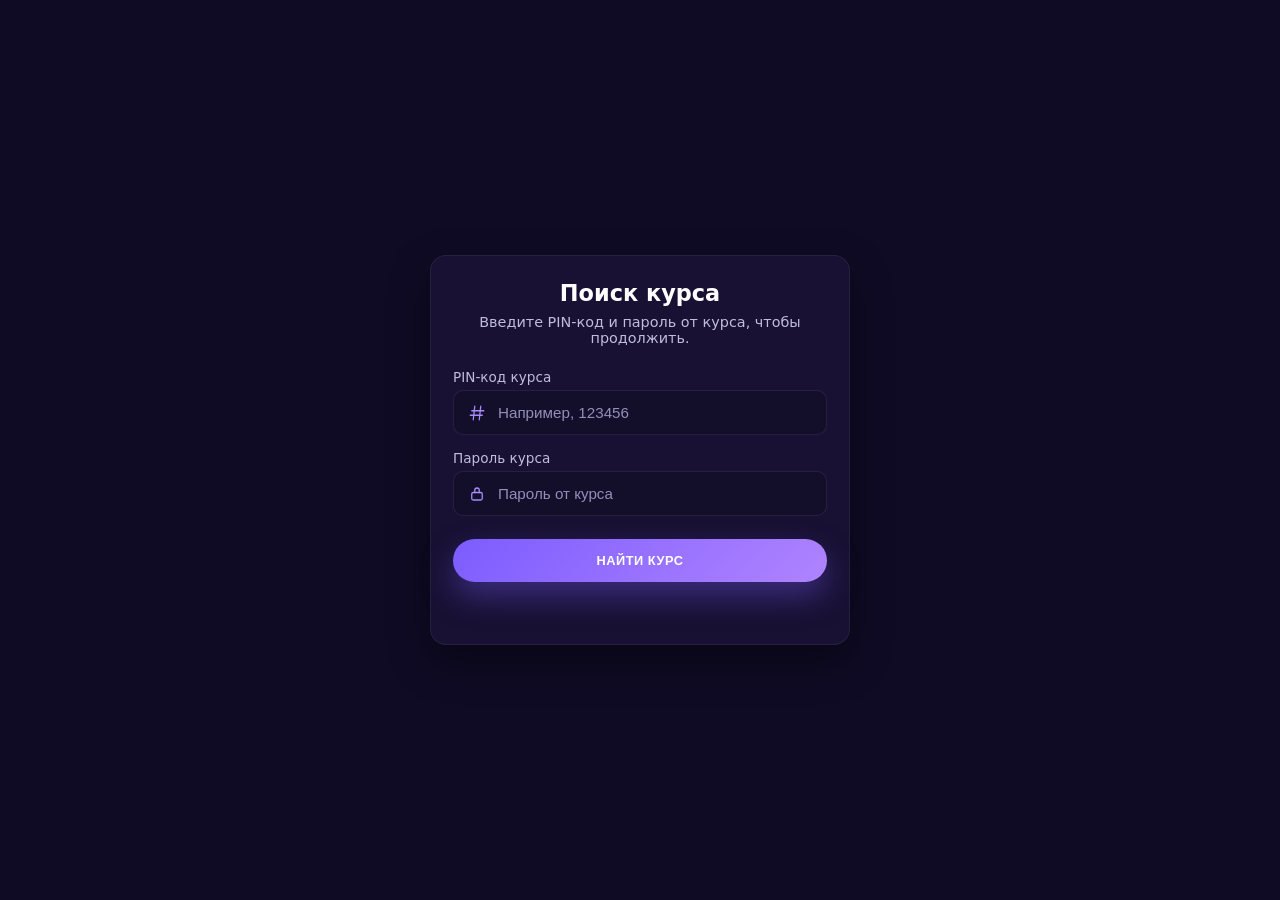
<file: frontend/index.html>
<!DOCTYPE html>
<html lang="ru">
  <head>
    <meta charset="UTF-8" />
    <meta name="viewport" content="width=device-width, initial-scale=1.0" />
    <title>Поиск курса</title>
    <link rel="stylesheet" href="./styles/main.css" />
  </head>
  <body>
    <main class="page">
      <section class="card" aria-labelledby="course-search-title">
        <h1 id="course-search-title" class="card__title">Поиск курса</h1>
        <p class="card__subtitle">
          Введите PIN-код и пароль от курса, чтобы продолжить.
        </p>

        <form id="course-search-form" class="form" novalidate>
          <div class="form__field">
            <label class="form__label" for="pin">PIN-код курса</label>
            <div class="input-wrapper">
              <span class="input-wrapper__icon" aria-hidden="true">
                <svg viewBox="0 0 24 24" class="icon">
                  <path
                    d="M9 3L7 21M17 3l-2 18M5 9h16M3 15h16"
                    fill="none"
                    stroke="currentColor"
                    stroke-width="1.7"
                    stroke-linecap="round"
                  />
                </svg>
              </span>
              <input
                id="pin"
                name="pin"
                type="text"
                inputmode="numeric"
                placeholder="Например, 123456"
                required
                minlength="4"
                maxlength="12"
                class="input"
              />
            </div>
          </div>

          <div class="form__field">
            <label class="form__label" for="password">Пароль курса</label>
            <div class="input-wrapper">
              <span class="input-wrapper__icon" aria-hidden="true">
                <svg viewBox="0 0 24 24" class="icon">
                  <rect
                    x="5"
                    y="10"
                    width="14"
                    height="10"
                    rx="2"
                    fill="none"
                    stroke="currentColor"
                    stroke-width="1.7"
                  />
                  <path
                    d="M9 10V7a3 3 0 0 1 6 0v3"
                    fill="none"
                    stroke="currentColor"
                    stroke-width="1.7"
                    stroke-linecap="round"
                  />
                </svg>
              </span>
              <input
                id="password"
                name="password"
                type="password"
                placeholder="Пароль от курса"
                required
                minlength="4"
                class="input"
              />
            </div>
          </div>

          <button type="submit" class="button">Найти курс</button>

          <p id="form-message" class="form__message" role="alert" aria-live="polite"></p>
        </form>
      </section>
    </main>

    <script src="./scripts/main.js"></script>
  </body>
</html>
</file>
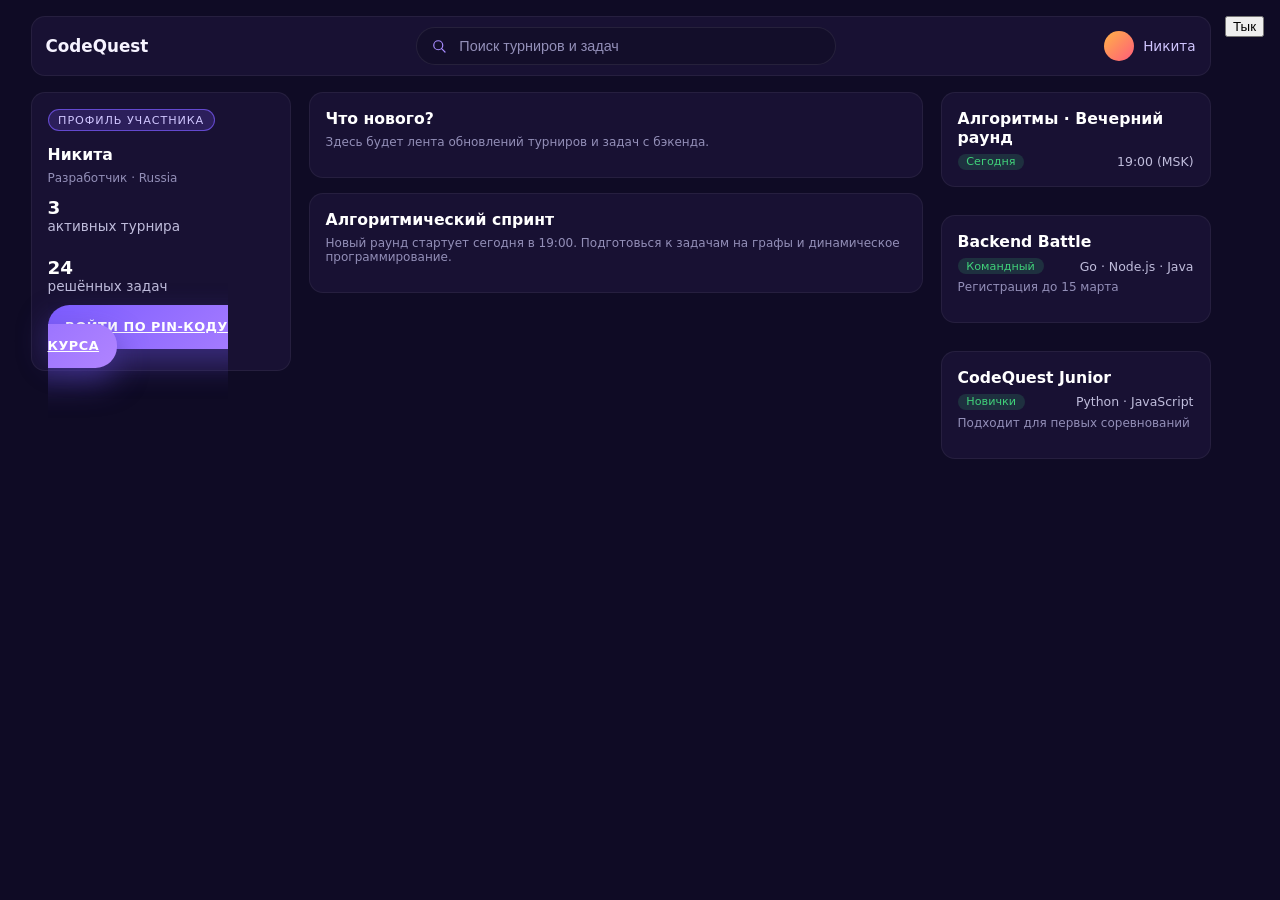
<file: frontend/home.html>
<!DOCTYPE html>
<html lang="ru">
  <head>
    <link rel="icon" type="image/png" href="https://i.ibb.co/dspcKk06/LOGO-2.png">
    <meta charset="UTF-8" />
    <meta name="viewport" content="width=device-width, initial-scale=1.0" />
    <title>CodeQuest — соревнования для программистов</title>
    <link rel="stylesheet" href="./styles/main.css"/>
    <link rel="stylesheet" href="./styles/home.css"/>
  </head>
  <body>
    <main class="page page--dashboard">
      <div class="dashboard">
        <header class="dashboard-header">
          <div class="dashboard-logo">CodeQuest</div>
          <div class="dashboard-search">
            <span class="input-wrapper__icon" aria-hidden="true">
              <svg viewBox="0 0 24 24" class="icon">
                <circle
                  cx="11"
                  cy="11"
                  r="6"
                  fill="none"
                  stroke="currentColor"
                  stroke-width="1.6"
                />
                <line
                  x1="15.5"
                  y1="15.5"
                  x2="20"
                  y2="20"
                  stroke="currentColor"
                  stroke-width="1.6"
                  stroke-linecap="round"
                />
              </svg>
            </span>
            <input type="text" placeholder="Поиск турниров и задач" />
          </div>
          <div class="dashboard-user">
            <div class="dashboard-avatar"></div>
            <span>Никита</span>
          </div>
        </header>

        <section class="dashboard-main">
          <aside class="home-sidebar" aria-label="Профиль">
            <article class="home-card">
              <div class="home-badge">Профиль участника</div>
              <h2 class="home-card__title">Никита</h2>
              <p class="home-card__time">Разработчик · Russia</p>
              <div class="home-stats">
                <div>
                  <span class="home-stat__number">3</span>
                  активных турнира
                </div>
                <div>
                  <span class="home-stat__number">24</span>
                  решённых задач
                </div>
              </div>
              <a href="./index.html" class="button">Войти по PIN-коду курса</a>
            </article>
          </aside>

          <!-- Было: class="home-hero", id="home-hero" -->
          <section aria-label="Лента" class="home-hero" id="home-hero">

            <div class="home-card">
              <h2 class="home-card__title">Что нового?</h2>
              <p class="home-card__time">
                Здесь будет лента обновлений турниров и задач с бэкенда.
              </p>
            </div>

            <article class="home-card">
              <h2 class="home-card__title">Алгоритмический спринт</h2>
              <p class="home-card__time">
                Новый раунд стартует сегодня в 19:00. Подготовься к задачам на графы и
                динамическое программирование.
              </p>
            </article>
          </section>

          <aside class="home-sidebar" id="home-sidebar" aria-label="Ближайшие турниры">
            <article class="home-card">
              <h2 class="home-card__title">Алгоритмы · Вечерний раунд</h2>
              <div class="home-card__meta">
                <span class="home-tag">Сегодня</span>
                <span>19:00 (MSK)</span>
              </div>
            </article>

            <article class="home-card">
              <h2 class="home-card__title">Backend Battle</h2>
              <div class="home-card__meta">
                <span class="home-tag">Командный</span>
                <span>Go · Node.js · Java</span>
              </div>
              <p class="home-card__time">Регистрация до 15 марта</p>
            </article>

            <article class="home-card">
              <h2 class="home-card__title">CodeQuest Junior</h2>
              <div class="home-card__meta">
                <span class="home-tag">Новички</span>
                <span>Python · JavaScript</span>
              </div>
              <p class="home-card__time">Подходит для первых соревнований</p>
            </article>
          </aside>
        </section>
      </div>
      <button onclick="getContests()">Тык</button>
      <script src="./scripts/home.js"></script>
    </main>
  </body>
  <script>
    document.addEventListener("DOMContentLoaded", () => {
        getContests();
    });
  </script>
</html>
</file>
<file: frontend/styles/main.css>
/* Простой минималистичный дизайн формы поиска курса в фиолетовых тонах */

*,
*::before,
*::after {
  box-sizing: border-box;
}

html,
body {
  margin: 0;
  padding: 0;
  height: 100%;
  font-family: system-ui, -apple-system, BlinkMacSystemFont, "Segoe UI", sans-serif;
  -webkit-font-smoothing: antialiased;
}

body {
  background: #0f0b25;
  color: #ffffff;
}

.page {
  min-height: 100vh;
  display: flex;
  align-items: center;
  justify-content: center;
  padding: 16px;
}

.page--home {
  justify-content: center;
  align-items: stretch;
}

.page--dashboard {
  align-items: flex-start;
  justify-content: flex-start;
}

.card {
  width: 100%;
  max-width: 420px;
  padding: 24px 22px 22px;
  border-radius: 16px;
  background: #181133;
  box-shadow: 0 16px 40px rgba(0, 0, 0, 0.45);
  border: 1px solid rgba(255, 255, 255, 0.06);
}

.card__title {
  margin: 0 0 0.5rem;
  text-align: center;
  font-size: 1.4rem;
  font-weight: 600;
}

.card__subtitle {
  margin: 0 0 1.4rem;
  text-align: center;
  font-size: 0.9rem;
  color: #c0bddc;
}

.form {
  display: flex;
  flex-direction: column;
  gap: 0.9rem;
}

.form__field {
  display: flex;
  flex-direction: column;
  gap: 0.35rem;
}

.form__label {
  font-size: 0.85rem;
  color: #c0bddc;
}

.input-wrapper {
  display: flex;
  align-items: center;
  gap: 0.6rem;
  padding: 0.75rem 0.9rem;
  border-radius: 10px;
  background: #130e2a;
  border: 1px solid rgba(255, 255, 255, 0.08);
  transition: border-color 0.15s ease-out, box-shadow 0.15s ease-out,
    background-color 0.15s ease-out;
}

.input-wrapper--error {
  border-color: #ff5c7a;
  box-shadow: 0 0 0 1px rgba(255, 92, 122, 0.45);
}

.input-wrapper:focus-within {
  border-color: #a88cff;
  box-shadow: 0 0 0 1px rgba(168, 140, 255, 0.4);
  background: #181133;
}

.input-wrapper__icon {
  color: #a88cff;
  display: inline-flex;
}

.icon {
  width: 18px;
  height: 18px;
}

.input {
  flex: 1;
  border: none;
  outline: none;
  background: transparent;
  color: #ffffff;
  font-size: 0.95rem;
}

.input::placeholder {
  color: #938fb8;
}

.button {
  margin-top: 0.5rem;
  width: 100%;
  padding: 0.9rem 1.1rem;
  border-radius: 999px;
  border: none;
  background: linear-gradient(135deg, #7c5cff, #b084ff);
  color: #ffffff;
  font-weight: 600;
  font-size: 0.80rem;
  letter-spacing: 0.04em;
  text-transform: uppercase;
  cursor: pointer;
  box-shadow: 0 14px 30px rgba(73, 56, 156, 0.7);
  transition: transform 0.15s ease-out, box-shadow 0.15s ease-out,
    opacity 0.15s ease-out;
}

.button:hover {
  transform: translateY(-1px);
  box-shadow: 0 18px 38px rgba(73, 56, 156, 0.9);
}

.button:active {
  transform: translateY(0);
  box-shadow: 0 10px 22px rgba(73, 56, 156, 0.8);
}

.button:disabled {
  opacity: 0.7;
  cursor: default;
  box-shadow: none;
}

.form__message {
  min-height: 1.2em;
  margin: 0.55rem 0 0;
  font-size: 0.85rem;
}

.form__message--error {
  color: #ff5c7a;
}

.form__message--success {
  color: #40d27a;
}
</file>
<file: frontend/styles/home.css>
/* Главная (дэшборд) */

.dashboard {
  width: 100%;
  max-width: 1180px;
  margin: 0 auto;
  display: flex;
  flex-direction: column;
  gap: 16px;
}

.dashboard-header {
  display: flex;
  align-items: center;
  justify-content: space-between;
  padding: 10px 14px;
  border-radius: 14px;
  background: #181133;
  border: 1px solid rgba(255, 255, 255, 0.06);
}

.dashboard-logo {
  font-weight: 700;
  font-size: 1.05rem;
  color: #f6f3ff;
}

.dashboard-search {
  flex: 1;
  max-width: 420px;
  margin: 0 16px;
  display: flex;
  align-items: center;
  gap: 0.6rem;
  padding: 0.55rem 0.8rem;
  border-radius: 999px;
  background: #130e2a;
  border: 1px solid rgba(255, 255, 255, 0.08);
}

.dashboard-search input {
  flex: 1;
  border: none;
  outline: none;
  background: transparent;
  color: #ffffff;
  font-size: 0.9rem;
}

.dashboard-search input::placeholder {
  color: #938fb8;
}

.dashboard-user {
  display: flex;
  align-items: center;
  gap: 0.6rem;
  font-size: 0.85rem;
  color: #d0c6ff;
}

.dashboard-avatar {
  width: 30px;
  height: 30px;
  border-radius: 999px;
  background: linear-gradient(135deg, #ffb347, #ff5c7a);
}

.dashboard-main {
  width: 100%;
  display: grid;
  grid-template-columns: 260px minmax(0, 1.6fr) 270px;
  gap: 18px;
  align-items: flex-start;
}

.home-badge {
  display: inline-flex;
  align-items: center;
  gap: 0.4rem;
  padding: 0.2rem 0.6rem;
  border-radius: 999px;
  background: rgba(124, 92, 255, 0.2);
  border: 1px solid rgba(124, 92, 255, 0.7);
  font-size: 0.7rem;
  letter-spacing: 0.08em;
  text-transform: uppercase;
  color: #d0c6ff;
  margin-bottom: 0.9rem;
}

.home-title {
  margin: 0 0 0.6rem;
  font-size: 2rem;
  font-weight: 650;
}

.home-subtitle {
  margin: 0 0 1.1rem;
  font-size: 0.98rem;
  color: #c0bddc;
}

.home-stats {
  display: flex;
  flex-wrap: wrap;
  gap: 1.4rem;
  margin-bottom: 1.4rem;
  font-size: 0.85rem;
  color: #c0bddc;
}

.home-stat__number {
  display: block;
  font-size: 1.15rem;
  font-weight: 600;
  color: #ffffff;
}

.home-actions {
  display: flex;
  flex-wrap: wrap;
  gap: 0.7rem;
}

.home-link-button {
  border: none;
  padding: 0.7rem 1rem;
  border-radius: 999px;
  background: #181133;
  color: #d0c6ff;
  font-size: 0.86rem;
  text-decoration: none;
  cursor: pointer;
}

.home-link-button:hover {
  background: #211842;
}

.home-sidebar {
  display: flex;
  flex-direction: column;
  gap: 0.8rem;
}

.home-card {
  padding: 1rem 1rem;
  border-radius: 14px;
  background: #181133;
  border: 1px solid rgba(255, 255, 255, 0.06);
  margin-bottom: 15px;
}

.home-card__title {
  margin: 0 0 0.45rem;
  font-size: 0.98rem;
  font-weight: 600;
}

.home-card__meta {
  display: flex;
  justify-content: space-between;
  align-items: center;
  font-size: 0.78rem;
  color: #c0bddc;
}

.home-tag {
  padding: 0.1rem 0.55rem;
  border-radius: 999px;
  font-size: 0.7rem;
  background: rgba(64, 210, 122, 0.16);
  color: #40d27a;
}

.home-card__time {
  font-size: 0.75rem;
  color: #938fb8;
  margin-top: 0.35rem;
}

@media (max-width: 480px) {
  .card {
    padding: 20px 18px 18px;
  }

  .card__title {
    font-size: 1.25rem;
  }

  .dashboard-main {
    grid-template-columns: minmax(0, 1fr);
    gap: 16px;
  }

  .dashboard-header {
    flex-wrap: wrap;
    gap: 8px;
  }

  .dashboard-search {
    order: 3;
    width: 100%;
    margin: 0;
  }
}
</file>
